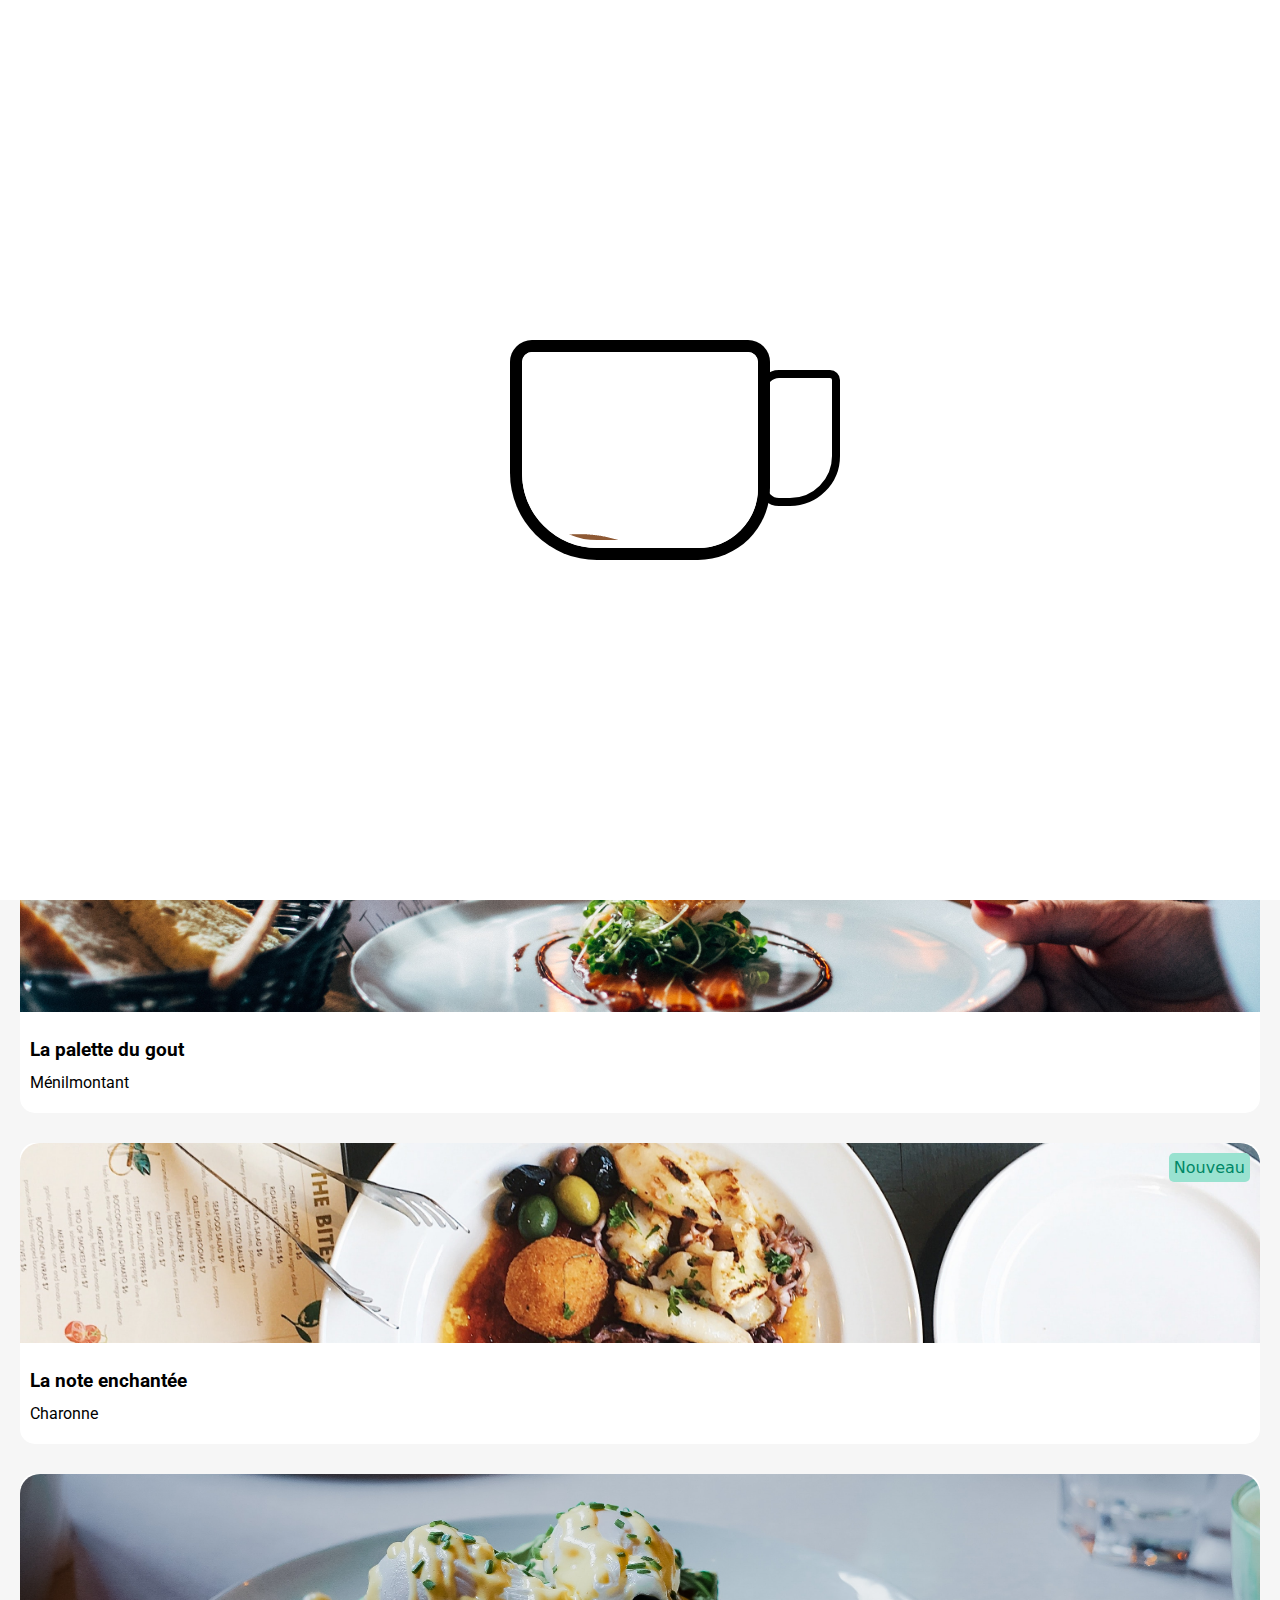
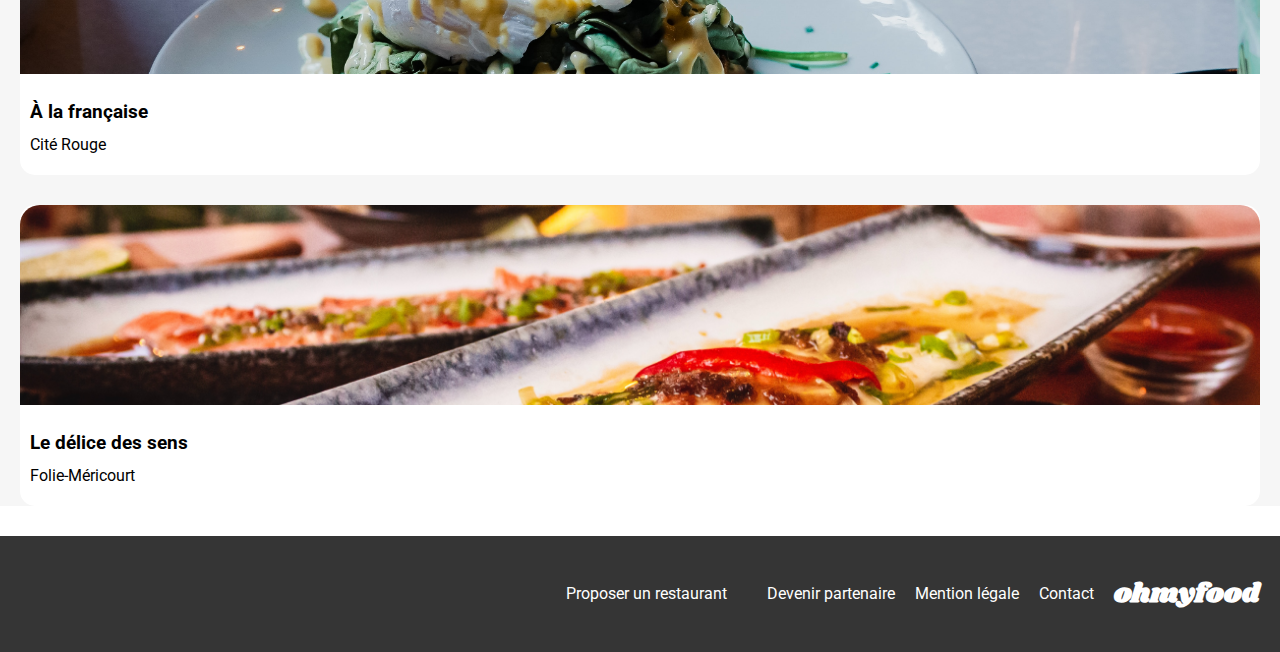
<file: html/index.html>
<!DOCTYPE html>
<html lang="fr">

<head>
    <meta charset="UTF-8">
    <meta name="viewport" content="width=device-width, initial-scale=1.0">
    <title>Ohmyfood</title>
    <link rel="stylesheet" href="https://cdnjs.cloudflare.com/ajax/libs/font-awesome/6.2.1/css/all.min.css"
        integrity="sha512-MV7K8+y+gLIBoVD59lQIYicR65iaqukzvf/nwasF0nqhPay5w/9lJmVM2hMDcnK1OnMGCdVK+iQrJ7lzPJQd1w=="
        crossorigin="anonymous" referrerpolicy="no-referrer" />
    <link rel="stylesheet" href="../sass/styles.css">
    <link rel="preconnect" href="https://fonts.googleapis.com">
    <link rel="preconnect" href="https://fonts.gstatic.com" crossorigin>
    <link
        href="https://fonts.googleapis.com/css2?family=Manrope:wght@200..800&family=Montserrat:ital,wght@0,100..900;1,100..900&family=Shrikhand&display=swap"
        rel="stylesheet">
    <link rel="preconnect" href="https://fonts.googleapis.com">
    <link rel="preconnect" href="https://fonts.gstatic.com" crossorigin>
    <link
        href="https://fonts.googleapis.com/css2?family=Manrope:wght@200..800&family=Montserrat:ital,wght@0,100..900;1,100..900&family=Roboto:ital,wght@0,100;0,300;0,400;0,500;0,700;0,900;1,100;1,300;1,400;1,500;1,700;1,900&family=Shrikhand&display=swap"
        rel="stylesheet">
</head>
<header>
    <nav class="navbar">
        <h1 class="title">ohmyfood</h1>
        <div class="localisation">
            <i class="fa-solid fa-location-dot icon" style="color: #444444;"></i>
            <p class="text">Paris, Belleville</p>
        </div>
    </nav>
</header>
<body>
    <main>
        <section class="resa">
            <h1 class="title-resa text">Réservez le menu qui vous convient</h1>
            <p class="text-resa text">Découvrez des restaurants d'exception, sélectionné par nos soins.</p>
            <div class="btn">
                <span class="text">Explorez nos restaurants</span>
            </div>
        </section>
        <section class="fonctionnement container">
            <h1 class=" title-fonction text">Fonctionnement</h1>
            <div class="fonction">
                <div class=" text-fonction">
                    <span class="number">1</span><i class="fa-solid fa-mobile-screen-button"
                        style="color: #aaaaaa;"></i><span class="text">Choisissez un restaurant</span>
                </div>
                <div class=" text-fonction">
                    <span class="number">2</span><i class="fa-solid fa-list-ul" style="color: #929292;"></i><span
                        class="text">Composez votre menu </span>
                </div>
                <div class=" text-fonction">
                    <span class=" number">3</span><i class="fa-solid fa-store" style="color: #874efe;"></i><span
                        class="text">Dégustez au restaurant</span>
                </div>
            </div>
        </section>
        <section class="restaurant backgris container">
            <h1 class=" resto-titre text">Restaurants</h1>
            <div class="resto-choix">

                <a href="lapalettedugout.html">
                    <article class="card">
                        <img class="img-card" src="../images/restaurants/jay-wennington-N_Y88TWmGwA-unsplash.jpg"
                            alt="La palette du gout">
                        <div class="new">Nouveau</div>
                        <div class="card-content">
                            <div class="card-txt">
                                <div class="align-heart">
                                    <h3 class="text">La palette du gout</h3>
                                    <i class="fa-regular fa-heart heart" ></i>
                                </div>
                                <p class="card-subtitle text">Ménilmontant</p>

                            </div>
                        </div>
                    </article>
                </a>
                <a href="lanote.html">
                    <article class="card ">
                        <img class="img-card" src="../images/restaurants/stil-u2Lp8tXIcjw-unsplash.jpg"
                            alt="La note enchantée">
                        <div class="new">Nouveau</div>
                        <div class="card-content">
                            <div class="card-txt">
                                <div class="align-heart">
                                    <h3 class="text">La note enchantée</h3>
                                    <i class="fa-regular fa-heart heart"></i>
                                </div>
                                <p class="card-subtitle text">Charonne</p>
                            </div>
                        </div>
                    </article>
                </a>
                <a href="alafrancaise.html" >
                    <article class="card">
                        <img class="img-card" src="../images/restaurants/toa-heftiba-DQKerTsQwi0-unsplash.jpg"
                            alt="À la française">
                        <div class="card-content">
                            <div class="card-txt">
                                <div class="align-heart">
                                    <h3 class="text">À la française</h3>
                                    <i class="fa-regular fa-heart heart"></i>
                                </div>
                                <p class="card-subtitle text">Cité Rouge</p>
                            </div>
                        </div>
                    </article>
                </a>
                <a href="ledelicedessens.html" >
                    <article class="card">
                        <img class="img-card"
                            src="../images/restaurants/louis-hansel-shotsoflouis-qNBGVyOCY8Q-unsplash.jpg"
                            alt="Le délice des sens">
                        <div class="card-content">
                            <div class="card-txt">
                                <div class="align-heart">
                                    <h3 class="text">Le délice des sens </h3>
                                    <i class="fa-regular fa-heart heart"></i>
                                </div>
                                <p class="card-subtitle text">Folie-Méricourt</p>

                            </div>
                        </div>
                    </article>
                </a>
            </div>
        </section>
    </main>
    <footer>
        <div class="backnoir text">
            <h1 class="title-footer">ohmyfood</h1>
            <div class="footer-lien">
                <p>
                    <i class="fa-solid fa-utensils" style="color: #ffffff;"></i>
                    Proposer un restaurant
                </p>
                <p>
                    <i class="fa-solid fa-handshake-angle" style="color: #ffffff;"></i> 
                    Devenir partenaire
                </p>
                <p>Mention légale</p>
                <p>Contact</p>
             </div>
        </div>
    </footer>   
    <div class="loader">
        <div class="cup">
            <div class="cup-handle">
            </div>
        </div>
    </div>
</body>
</html>
</file>
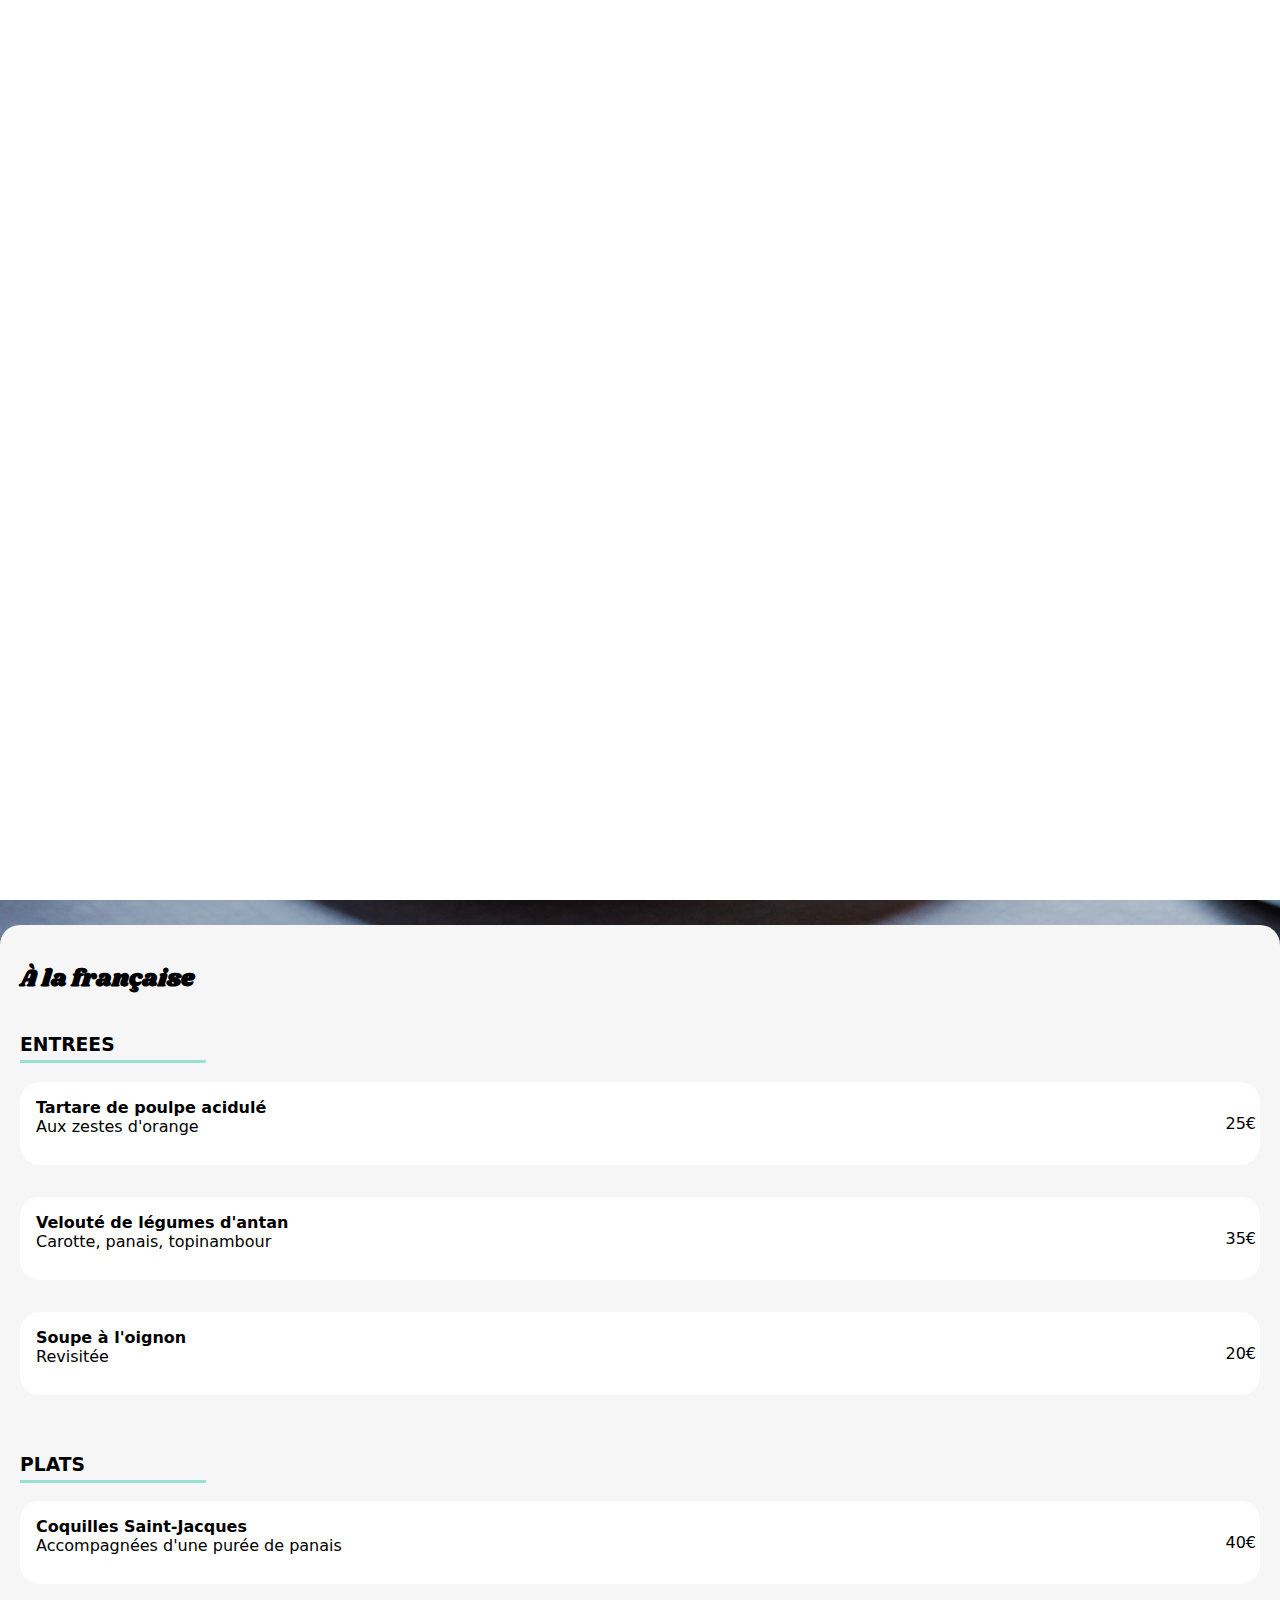
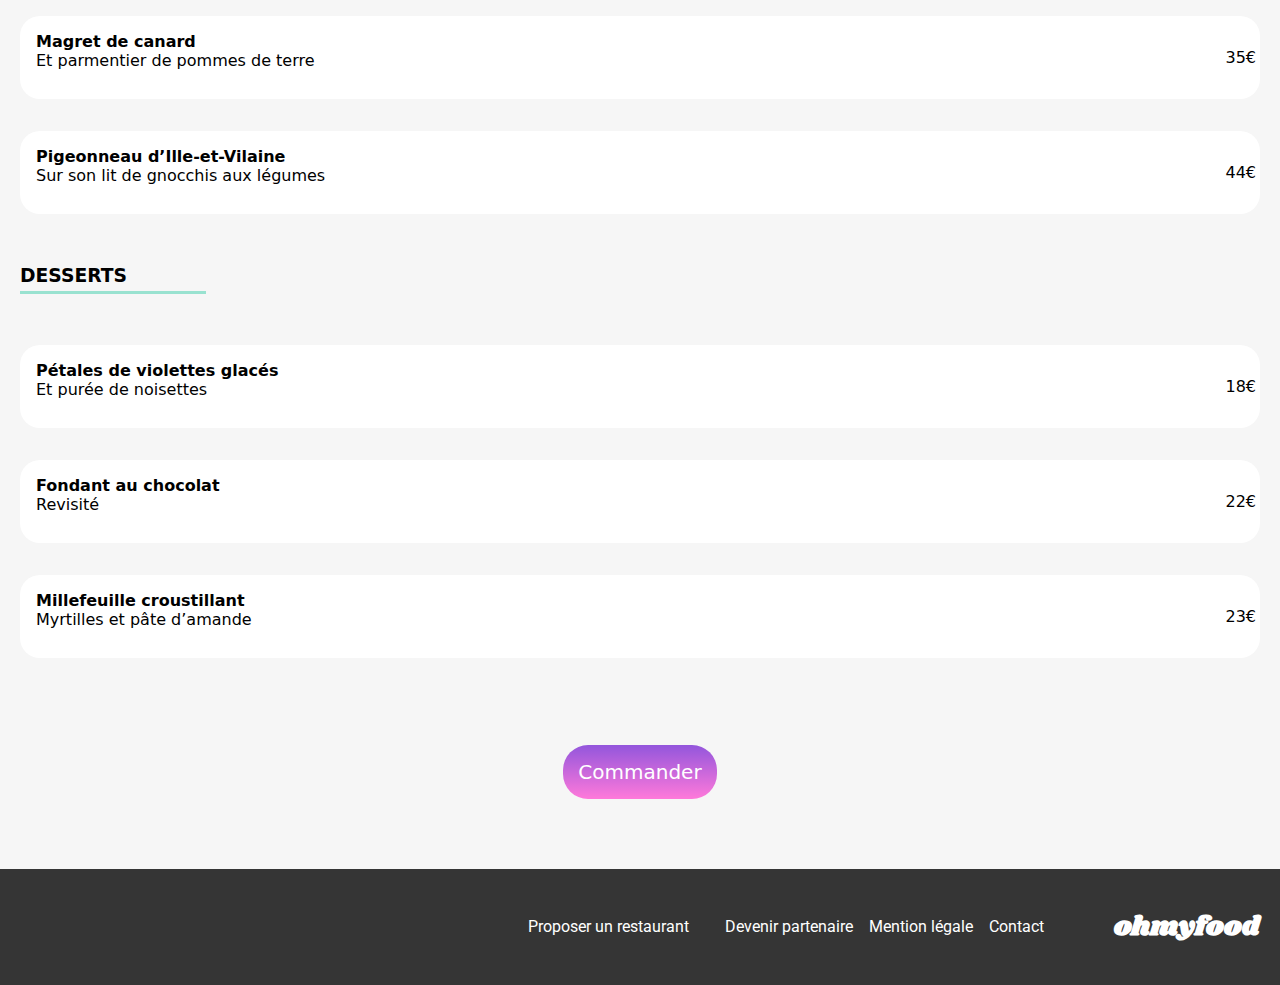
<file: html/alafrancaise.html>
<!DOCTYPE html>
<html lang="fr">

<head>
    <meta charset="UTF-8">
    <meta name="viewport" content="width=device-width, initial-scale=1.0">
    <title>Ohmyfood</title>
    <link rel="stylesheet" href="https://cdnjs.cloudflare.com/ajax/libs/font-awesome/6.2.1/css/all.min.css"
        integrity="sha512-MV7K8+y+gLIBoVD59lQIYicR65iaqukzvf/nwasF0nqhPay5w/9lJmVM2hMDcnK1OnMGCdVK+iQrJ7lzPJQd1w=="
        crossorigin="anonymous" referrerpolicy="no-referrer" />
    <link rel="stylesheet" href="../sass/styles.css">
    <link rel="preconnect" href="https://fonts.googleapis.com">
    <link rel="preconnect" href="https://fonts.gstatic.com" crossorigin>
    <link
        href="https://fonts.googleapis.com/css2?family=Manrope:wght@200..800&family=Montserrat:ital,wght@0,100..900;1,100..900&family=Shrikhand&display=swap"
        rel="stylesheet">
    <link rel="preconnect" href="https://fonts.googleapis.com">
    <link rel="preconnect" href="https://fonts.gstatic.com" crossorigin>
    <link
        href="https://fonts.googleapis.com/css2?family=Manrope:wght@200..800&family=Montserrat:ital,wght@0,100..900;1,100..900&family=Roboto:ital,wght@0,100;0,300;0,400;0,500;0,700;0,900;1,100;1,300;1,400;1,500;1,700;1,900&family=Shrikhand&display=swap"
        rel="stylesheet">
</head>
<header>
    <nav>
        <div class="navbar-resto">
            <a href="index.html"><i class="fa-solid fa-arrow-left" style="color: #000000;"></i></a>
            <h1 class="title-nav">ohmyfood</h1>
        </div>
    </nav>
</header>

<body>

    <img src="../images/restaurants/toa-heftiba-DQKerTsQwi0-unsplash.jpg" alt="">
    <div class=" menu-content">
        <div class="title-heart">
            <h2 class="title">À la française</h2>
            <i class="fa-regular fa-heart heart" ></i>
        </div>
        <section class="menus">
            <h3>ENTREES</h3>
            <div class="menu-choix">
                <div class="menu-cards">
                    <div class="menu-description">
                        <h4>Tartare de poulpe acidulé</h4>
                        <p>Aux zestes d'orange </p>
                    </div>
                    <p class="prix">25€</p>
                    <div class="menu-check"><i class="fa-solid fa-circle-check" style="color: #ffffff;"></i></div>
                </div>

                <div class="menu-cards">
                    <div class="menu-description">
                        <h4>Velouté de légumes d'antan</h4>
                        <p>Carotte, panais, topinambour</p>
                    </div>
                    <p class="prix">35€</p>
                    <div class="menu-check"><i class="fa-solid fa-circle-check" style="color: #ffffff;"></i></div>
                </div>
                <div class="menu-cards">
                    <div class="menu-description">
                        <h4>Soupe à l'oignon</h4>
                        <p>Revisitée</p>
                    </div>
                    <p class="prix">20€</p>
                    <div class=" menu-check"><i class="fa-solid fa-circle-check" style="color: #ffffff;"></i></div>
                </div>
            </div>
            <h3>PLATS</h3>
            <div class="menu-choix">
                <div class="menu-cards">
                    <div class="menu-description">
                        <h4>Coquilles Saint-Jacques</h4>
                        <p>Accompagnées d'une purée de panais </p>
                    </div>
                    <p class="prix">40€</p>
                    <div class="menu-check"><i class="fa-solid fa-circle-check" style="color: #ffffff;"></i></div>
                </div>
            
                <div class="menu-cards">
                <div class="menu-description">
                    <h4>Magret de canard</h4>
                    <p>Et parmentier de pommes de terre </p>
                </div>
                <p class="prix">35€</p>
                <div class="menu-check"><i class="fa-solid fa-circle-check" style="color: #ffffff;"></i></div>
                </div>
             <div class="menu-cards">
                <div class="menu-description">
                    <h4>Pigeonneau d’Ille-et-Vilaine</h4>
                    <p>Sur son lit de gnocchis aux légumes</p>
                </div>
                <p class="prix">44€</p>
                <div class="menu-check"><i class="fa-solid fa-circle-check" style="color: #ffffff;"></i></div>
            </div>
            <h3>DESSERTS</h3>
            <div class="menu-choix">
                <div class="menu-cards">
                    <div class="menu-description">
                        <h4>Pétales de violettes glacés</h4>
                        <p>Et purée de noisettes</p>
                    </div>
                    <p class="prix">18€</p>
                    <div class="menu-check"><i class="fa-solid fa-circle-check" style="color: #ffffff;"></i></div>
                </div>
                <div class="menu-cards">
                    <div class="menu-description">
                        <h4>Fondant au chocolat</h4>
                        <p>Revisité</p>
                    </div>
                    <p class="prix">22€</p>
                    <div class="menu-check"><i class="fa-solid fa-circle-check" style="color: #ffffff;"></i></div>
                </div>
                <div class="menu-cards">
                    <div class="menu-description">
                        <h4>Millefeuille croustillant</h4>
                        <p>Myrtilles et pâte d’amande</p>
                    </div>
                    <p class="prix">23€</p>
                    <div class="menu-check"><i class="fa-solid fa-circle-check" style="color: #ffffff;"></i></div>
                </div>
            </div>
            <div class="btn">
                <p>Commander</p>
            </div>
    </div>
    </section>
    </div>


    <footer>
        <div class="backnoir text">
            <div class="logo-foot">
                <h1 class="title-footer">ohmyfood</h1>
            </div>
            <div class="lien-icon ">
                <p>
                    <i class="fa-solid fa-utensils" style="color: #ffffff;"></i>
                    Proposer un restaurant
                </p> 
                <p>
                    <i class="fa-solid fa-handshake-angle" style="color: #ffffff;"></i>
                    Devenir partenaire
                </p>
                <p>Mention légale</p>
                <p>Contact</p>
            </div>
        </div>
    </footer>
    </footer>
    <div class="loader">
        </div>

</body>

</html>
</file>
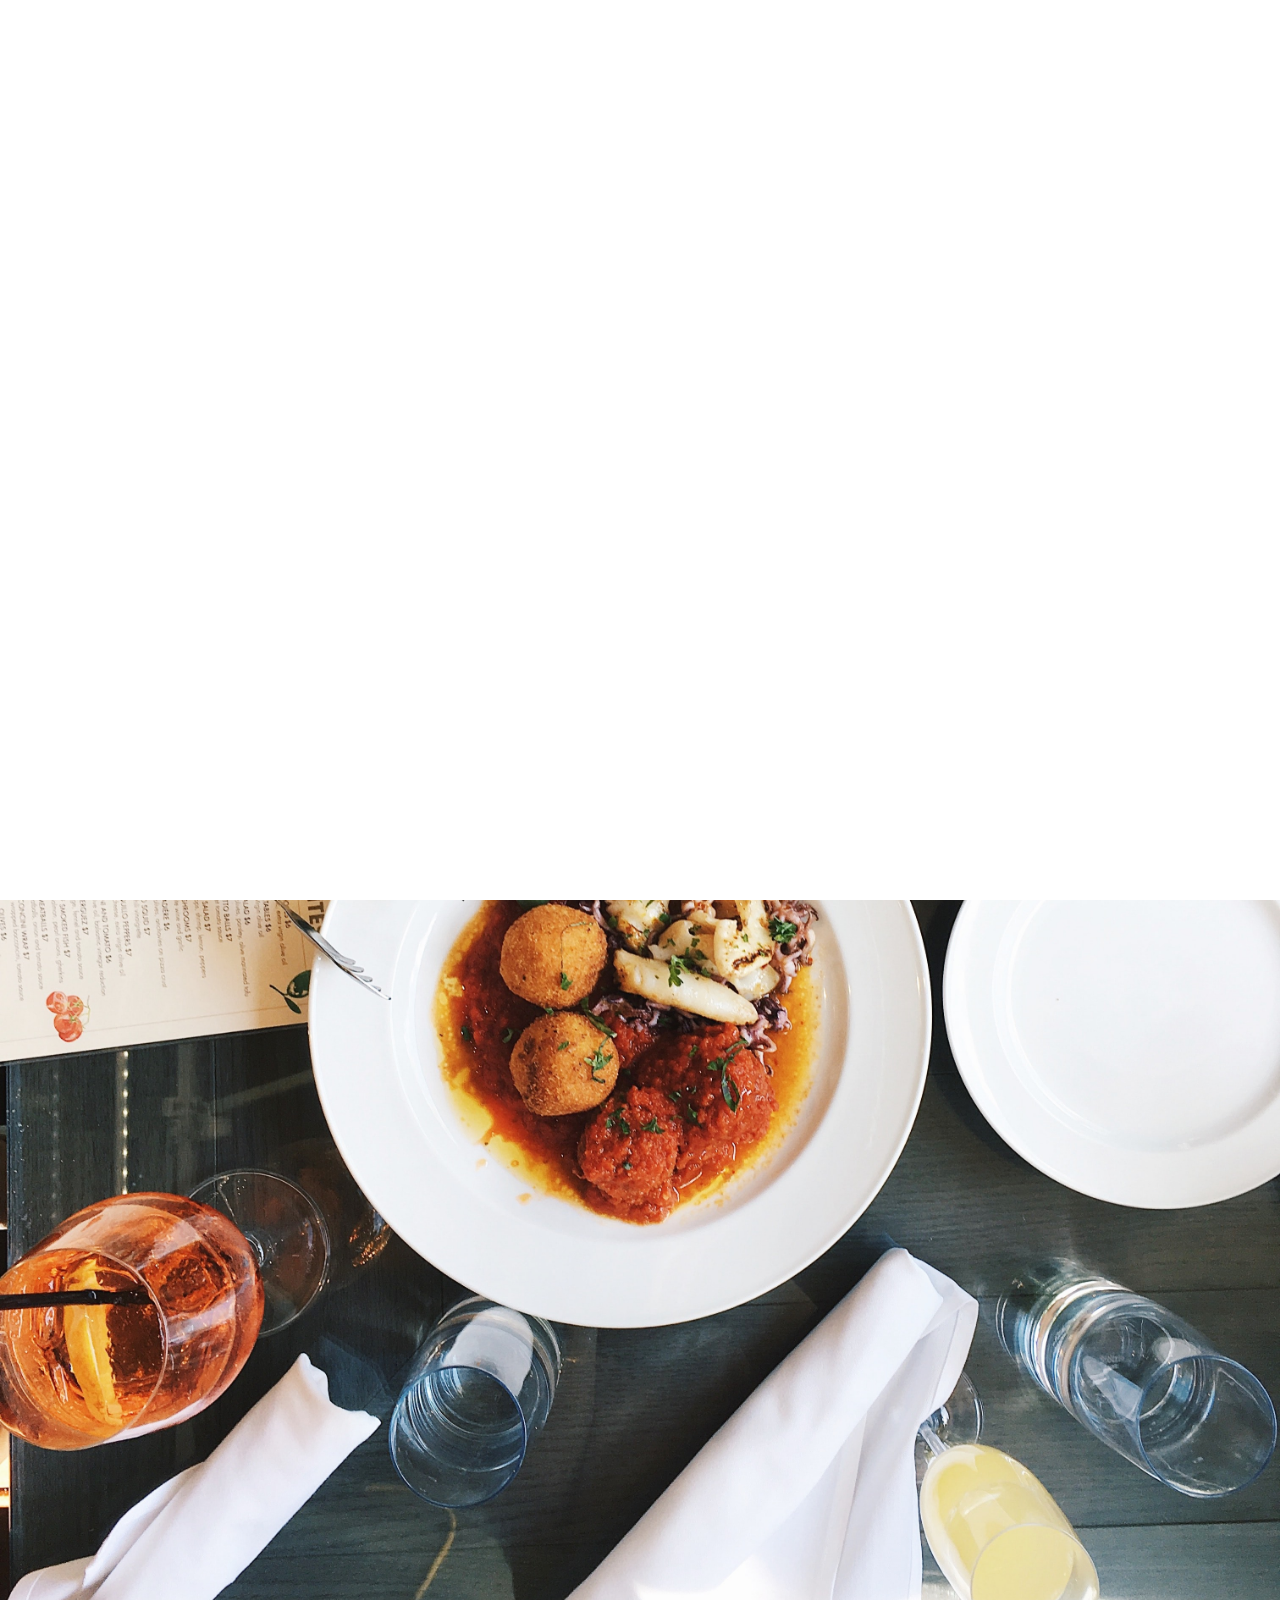
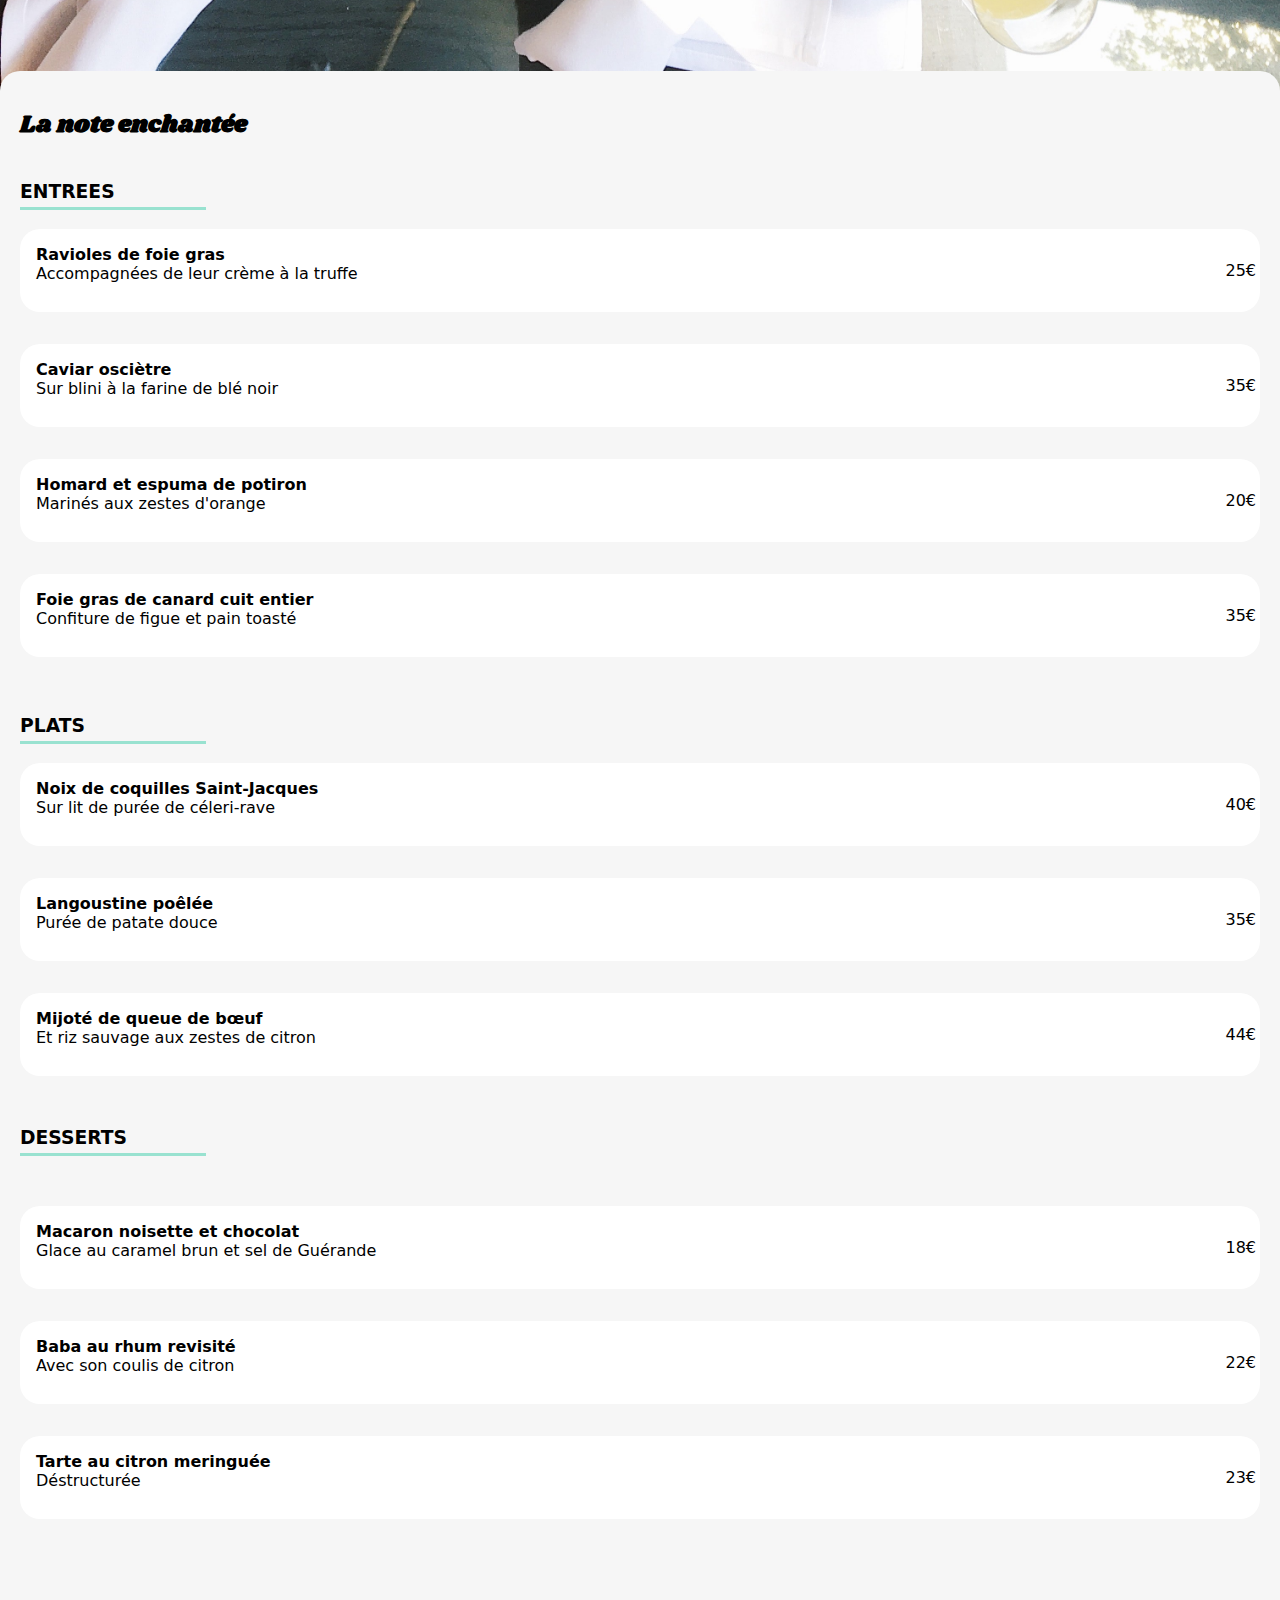
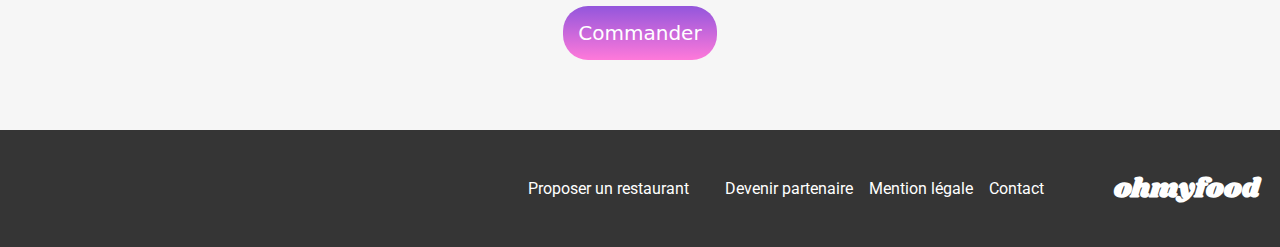
<file: html/lanote.html>
<!DOCTYPE html>
    <html lang="fr">
    
    <head>
        <meta charset="UTF-8">
        <meta name="viewport" content="width=device-width, initial-scale=1.0">
        <title>Ohmyfood</title>
        <link rel="stylesheet" href="https://cdnjs.cloudflare.com/ajax/libs/font-awesome/6.2.1/css/all.min.css"
            integrity="sha512-MV7K8+y+gLIBoVD59lQIYicR65iaqukzvf/nwasF0nqhPay5w/9lJmVM2hMDcnK1OnMGCdVK+iQrJ7lzPJQd1w=="
            crossorigin="anonymous" referrerpolicy="no-referrer" />
        <link rel="stylesheet" href="../sass/styles.css">
        <link rel="preconnect" href="https://fonts.googleapis.com">
        <link rel="preconnect" href="https://fonts.gstatic.com" crossorigin>
        <link
            href="https://fonts.googleapis.com/css2?family=Manrope:wght@200..800&family=Montserrat:ital,wght@0,100..900;1,100..900&family=Shrikhand&display=swap"
            rel="stylesheet">
        <link rel="preconnect" href="https://fonts.googleapis.com">
        <link rel="preconnect" href="https://fonts.gstatic.com" crossorigin>
        <link
            href="https://fonts.googleapis.com/css2?family=Manrope:wght@200..800&family=Montserrat:ital,wght@0,100..900;1,100..900&family=Roboto:ital,wght@0,100;0,300;0,400;0,500;0,700;0,900;1,100;1,300;1,400;1,500;1,700;1,900&family=Shrikhand&display=swap"
            rel="stylesheet">
    </head>
    <header>
        <nav>
            <div class="navbar-resto">
                <a href="index.html"><i class="fa-solid fa-arrow-left" style="color: #000000;"></i></a>
                <h1 class="title-nav">ohmyfood</h1>
            </div>
        </nav>
    </header>
    
    <body>
    
        <img src="../images/restaurants/stil-u2Lp8tXIcjw-unsplash.jpg" alt="">
        <div class=" menu-content">
            <div class="title-heart">
                <h2 class="title">La note enchantée</h2>
                <i class="fa-regular fa-heart heart" ></i>
            </div>
            <section class="menus">
                <h3>ENTREES</h3>
                <div class="menu-choix">
                    <div class="menu-cards">
                        <div class="menu-description">
                            <h4>Ravioles de foie gras </h4>
                            <p>Accompagnées de leur crème à la truffe</p>
                        </div>
                        <p class="prix">25€</p>
                        <div class="menu-check"><i class="fa-solid fa-circle-check" style="color: #ffffff;"></i></div>
                    </div>
    
                    <div class="menu-cards">
                        <div class="menu-description">
                            <h4>Caviar osciètre </h4>
                            <p>Sur blini à la farine de blé noir</p>
                        </div>
                        <p class="prix">35€</p>
                        <div class="menu-check"><i class="fa-solid fa-circle-check" style="color: #ffffff;"></i></div>
                    </div>
                    <div class="menu-cards">
                        <div class="menu-description">
                            <h4>Homard et espuma de potiron</h4>
                            <p>Marinés aux zestes d'orange</p>
                        </div>
                        <p class="prix">20€</p>
                        <div class=" menu-check"><i class="fa-solid fa-circle-check" style="color: #ffffff;"></i></div>
                    </div>
                    <div class="menu-cards">
                        <div class="menu-description">
                            <h4>Foie gras de canard cuit entier</h4>
                            <p>Confiture de figue et pain toasté</p>
                        </div>
                        <p class="prix">35€</p>
                        <div class=" menu-check"><i class="fa-solid fa-circle-check" style="color: #ffffff;"></i></div>
                    </div>
                </div>
                <h3>PLATS</h3>
                <div class="menu-choix">
                    <div class="menu-cards">
                        <div class="menu-description">
                            <h4>Noix de coquilles Saint-Jacques</h4>
                            <p>Sur lit de purée de céleri-rave </p>
                        </div>
                        <p class="prix">40€</p>
                        <div class="menu-check"><i class="fa-solid fa-circle-check" style="color: #ffffff;"></i></div>
                    </div>
                
                    <div class="menu-cards">
                    <div class="menu-description">
                        <h4>Langoustine poêlée</h4>
                        <p>Purée de patate douce</p>
                    </div>
                    <p class="prix">35€</p>
                    <div class="menu-check"><i class="fa-solid fa-circle-check" style="color: #ffffff;"></i></div>
                    </div>
                 <div class="menu-cards">
                    <div class="menu-description">
                        <h4>Mijoté de queue de bœuf </h4>
                        <p>Et riz sauvage aux zestes de citron</p>
                    </div>
                    <p class="prix">44€</p>
                    <div class="menu-check"><i class="fa-solid fa-circle-check" style="color: #ffffff;"></i></div>
                </div>
                <h3>DESSERTS</h3>
                <div class="menu-choix">
                    <div class="menu-cards">
                        <div class="menu-description">
                            <h4>Macaron noisette et chocolat</h4>
                            <p>Glace au caramel brun et sel de Guérande</p>
                        </div>
                        <p class="prix">18€</p>
                        <div class="menu-check"><i class="fa-solid fa-circle-check" style="color: #ffffff;"></i></div>
                    </div>
                    <div class="menu-cards">
                        <div class="menu-description">
                            <h4>Baba au rhum revisité </h4>
                            <p>Avec son coulis de citron</p>
                        </div>
                        <p class="prix">22€</p>
                        <div class="menu-check"><i class="fa-solid fa-circle-check" style="color: #ffffff;"></i></div>
                    </div>
                    <div class="menu-cards">
                        <div class="menu-description">
                            <h4>Tarte au citron meringuée </h4>
                            <p>Déstructurée</p>
                        </div>
                        <p class="prix">23€</p>
                        <div class="menu-check"><i class="fa-solid fa-circle-check" style="color: #ffffff;"></i></div>
                    </div>
                </div>
                <div class="btn">
                    <p>Commander</p>
                </div>
        </div>
        </section>
        </div>
    
    
        <footer>
            <div class="backnoir text">
                <div class="logo-foot">
                    <h1 class="title-footer">ohmyfood</h1>
                </div>
                <div class="lien-icon ">
                    
                    <p>
                        <i class="fa-solid fa-utensils" style="color: #ffffff;"></i>
                        Proposer un restaurant
                    </p>
                    
                    <p>
                        <i class="fa-solid fa-handshake-angle" style="color: #ffffff;"></i>
                        Devenir partenaire
                    </p>
                    <p>Mention légale</p>
                    <p>Contact</p>
                </div>
            </div>
        </footer>
        <div class="loader">
        </div>

    </body>
    
    </html>
</file>
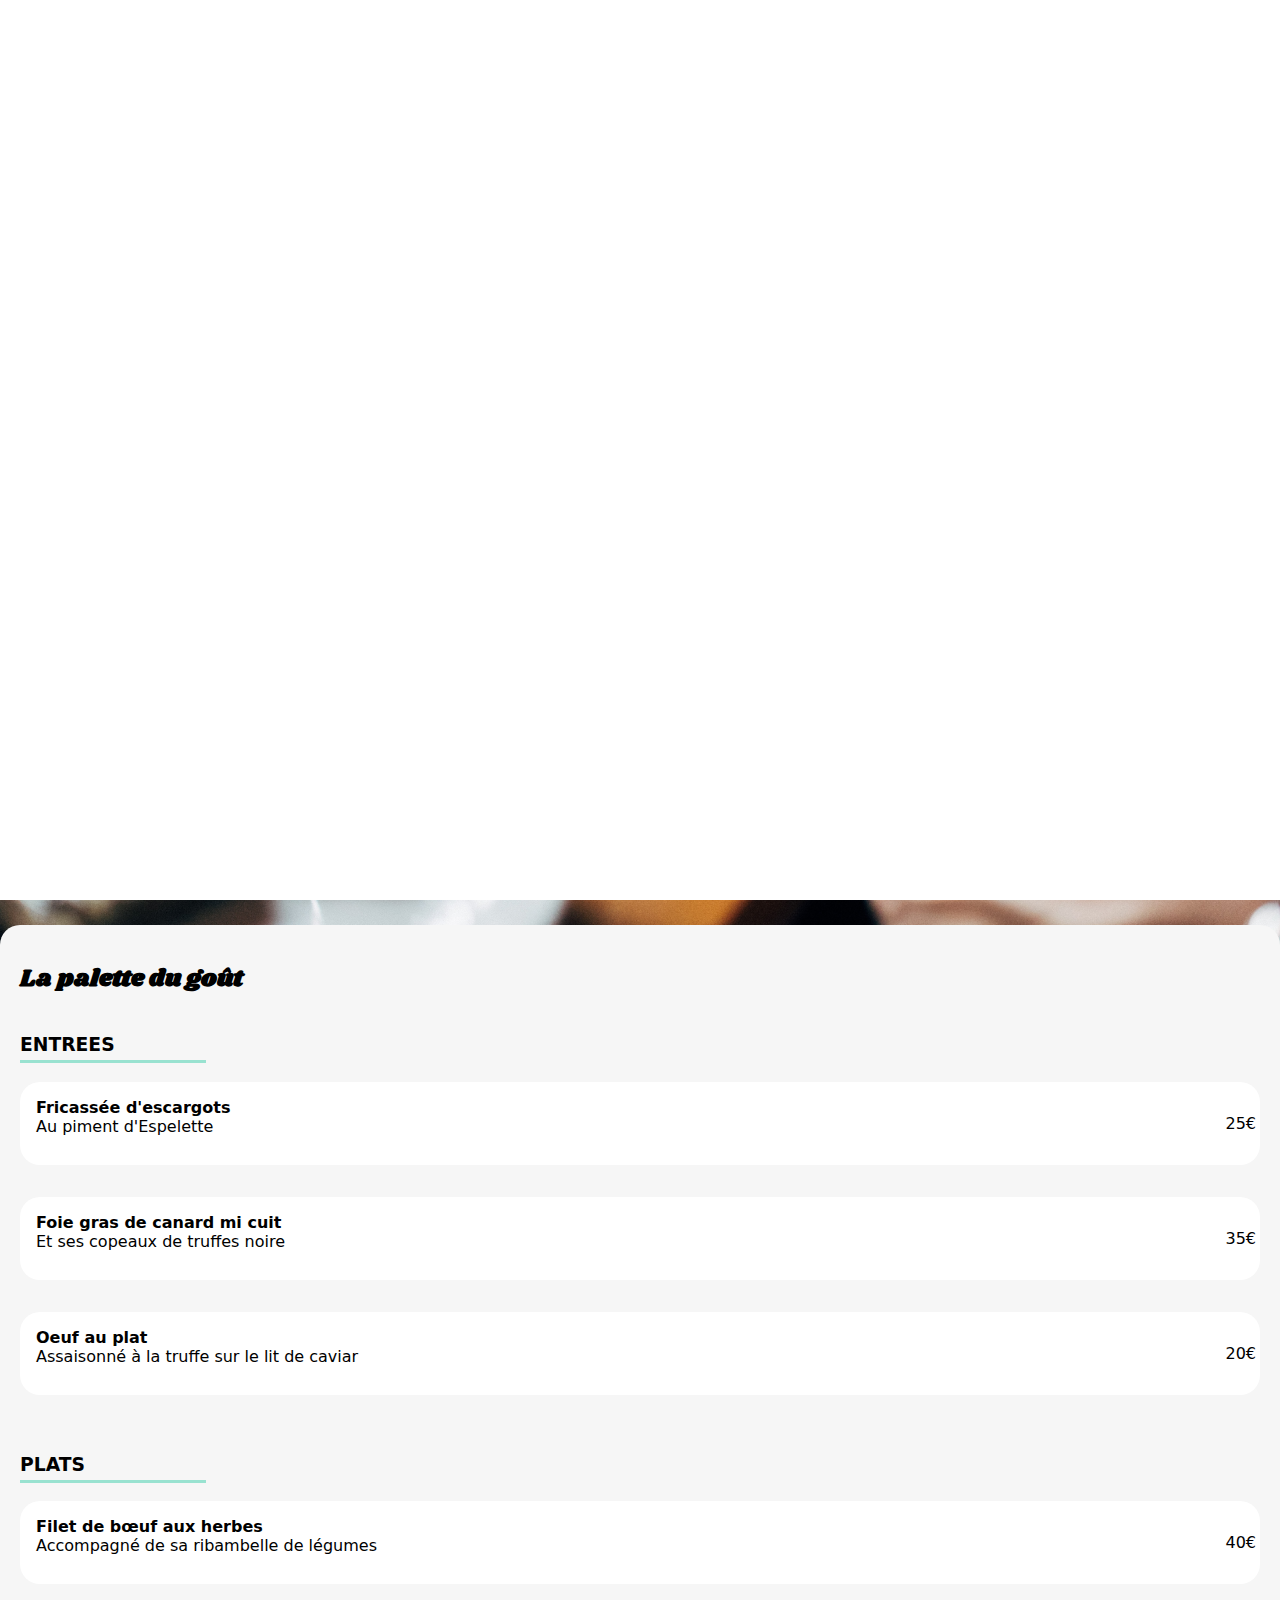
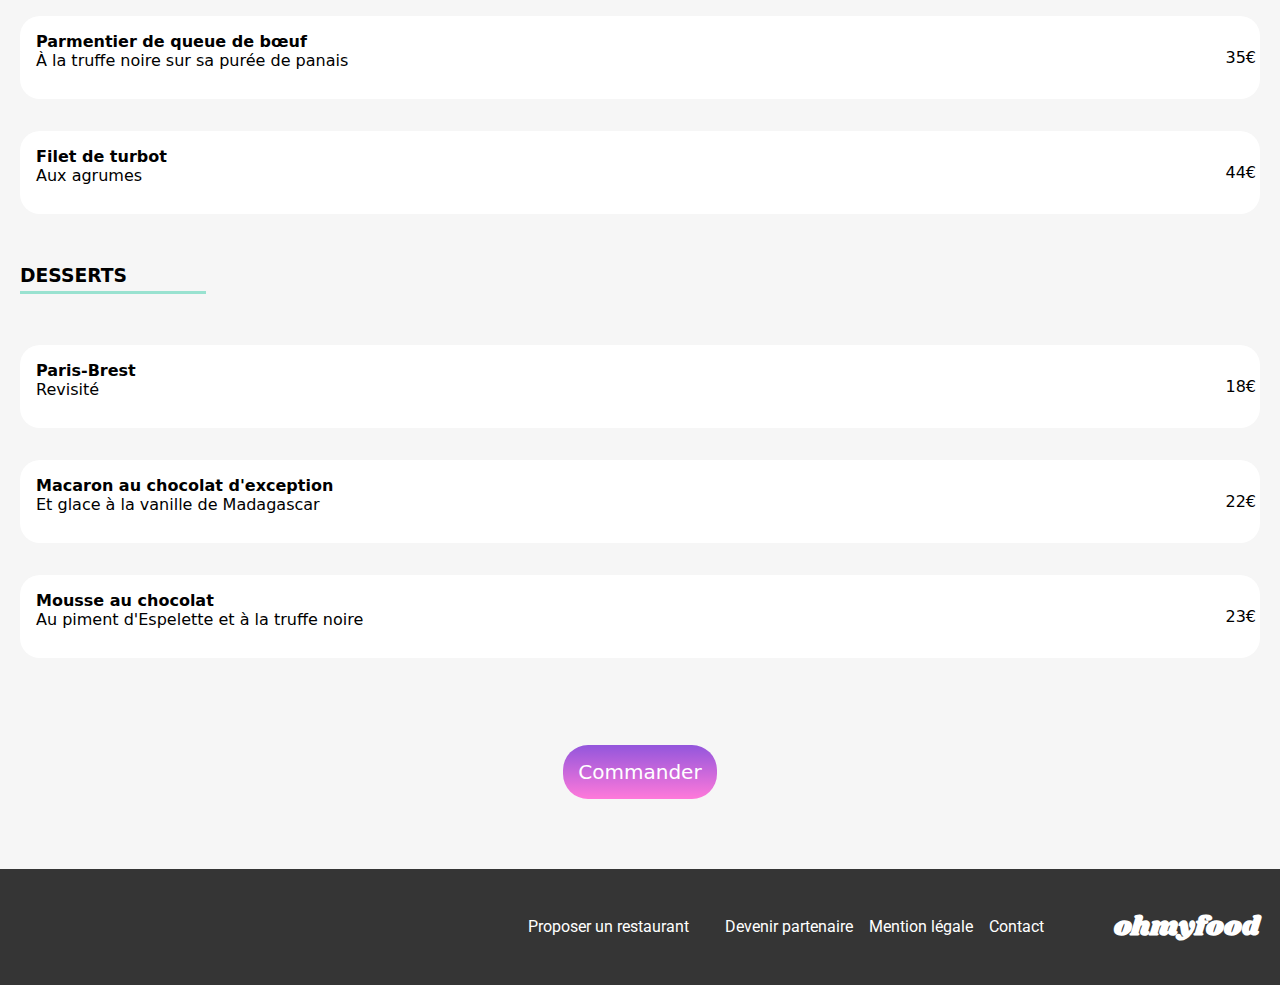
<file: html/lapalettedugout.html>
<!DOCTYPE html>
<html lang="fr">

<head>
    <meta charset="UTF-8">
    <meta name="viewport" content="width=device-width, initial-scale=1.0">
    <title>Ohmyfood</title>
    <link rel="stylesheet" href="https://cdnjs.cloudflare.com/ajax/libs/font-awesome/6.2.1/css/all.min.css"
        integrity="sha512-MV7K8+y+gLIBoVD59lQIYicR65iaqukzvf/nwasF0nqhPay5w/9lJmVM2hMDcnK1OnMGCdVK+iQrJ7lzPJQd1w=="
        crossorigin="anonymous" referrerpolicy="no-referrer" />
    <link rel="stylesheet" href="../sass/styles.css">
    <link rel="preconnect" href="https://fonts.googleapis.com">
    <link rel="preconnect" href="https://fonts.gstatic.com" crossorigin>
    <link
        href="https://fonts.googleapis.com/css2?family=Manrope:wght@200..800&family=Montserrat:ital,wght@0,100..900;1,100..900&family=Shrikhand&display=swap"
        rel="stylesheet">
    <link rel="preconnect" href="https://fonts.googleapis.com">
    <link rel="preconnect" href="https://fonts.gstatic.com" crossorigin>
    <link
        href="https://fonts.googleapis.com/css2?family=Manrope:wght@200..800&family=Montserrat:ital,wght@0,100..900;1,100..900&family=Roboto:ital,wght@0,100;0,300;0,400;0,500;0,700;0,900;1,100;1,300;1,400;1,500;1,700;1,900&family=Shrikhand&display=swap"
        rel="stylesheet">
</head>
<header>
    <nav>
        <div class="navbar-resto">
            <a href="index.html"><i class="fa-solid fa-arrow-left" style="color: #000000;"></i></a>
            <h1 class="title-nav">ohmyfood</h1>
        </div>
    </nav>
</header>

<body>

    <img src="../images/restaurants/jay-wennington-N_Y88TWmGwA-unsplash.jpg" alt="">
    <div class=" menu-content">
        <div class="title-heart">
            <h2 class="title">La palette du goût</h2>
            <i class="fa-regular fa-heart heart" ></i>
        </div>
        <section class="menus">
            <h3>ENTREES</h3>
            <div class="menu-choix">
                <div class="menu-cards">
                    <div class="menu-description">
                        <h4>Fricassée d'escargots</h4>
                        <p>Au piment d'Espelette </p>
                    </div>
                    <p class="prix">25€</p>
                    <div class="menu-check"><i class="fa-solid fa-circle-check" style="color: #ffffff;"></i></div>
                </div>

                <div class="menu-cards">
                    <div class="menu-description">
                        <h4>Foie gras de canard mi cuit</h4>
                        <p>Et ses copeaux de truffes noire </p>
                    </div>
                    <p class="prix">35€</p>
                    <div class="menu-check"><i class="fa-solid fa-circle-check" style="color: #ffffff;"></i></div>
                </div>
                <div class="menu-cards">
                    <div class="menu-description">
                        <h4>Oeuf au plat</h4>
                        <p>Assaisonné à la truffe sur le lit de caviar</p>
                    </div>
                    <p class="prix">20€</p>
                    <div class=" menu-check"><i class="fa-solid fa-circle-check" style="color: #ffffff;"></i></div>
                </div>
            </div>
            <h3>PLATS</h3>
            <div class="menu-choix">
                <div class="menu-cards">
                    <div class="menu-description">
                        <h4>Filet de bœuf aux herbes</h4>
                        <p>Accompagné de sa ribambelle de légumes </p>
                    </div>
                    <p class="prix">40€</p>
                    <div class="menu-check"><i class="fa-solid fa-circle-check" style="color: #ffffff;"></i></div>
                </div>
            
                <div class="menu-cards">
                <div class="menu-description">
                    <h4>Parmentier de queue de bœuf</h4>
                    <p>À la truffe noire sur sa purée de panais </p>
                </div>
                <p class="prix">35€</p>
                <div class="menu-check"><i class="fa-solid fa-circle-check" style="color: #ffffff;"></i></div>
                </div>
             <div class="menu-cards">
                <div class="menu-description">
                    <h4>Filet de turbot</h4>
                    <p>Aux agrumes</p>
                </div>
                <p class="prix">44€</p>
                <div class="menu-check"><i class="fa-solid fa-circle-check" style="color: #ffffff;"></i></div>
            </div>
            <h3>DESSERTS</h3>
            <div class="menu-choix">
                <div class="menu-cards">
                    <div class="menu-description">
                        <h4>Paris-Brest</h4>
                        <p>Revisité </p>
                    </div>
                    <p class="prix">18€</p>
                    <div class="menu-check"><i class="fa-solid fa-circle-check" style="color: #ffffff;"></i></div>
                </div>
                <div class="menu-cards">
                    <div class="menu-description">
                        <h4>Macaron au chocolat d'exception </h4>
                        <p>Et glace à la vanille de Madagascar </p>
                    </div>
                    <p class="prix">22€</p>
                    <div class="menu-check"><i class="fa-solid fa-circle-check" style="color: #ffffff;"></i></div>
                </div>
                <div class="menu-cards">
                    <div class="menu-description">
                        <h4>Mousse au chocolat </h4>
                        <p>Au piment d'Espelette et à la truffe noire </p>
                    </div>
                    <p class="prix">23€</p>
                    <div class="menu-check"><i class="fa-solid fa-circle-check" style="color: #ffffff;"></i></div>
                </div>
            </div>
            <div class="btn">
                <p>Commander</p>
            </div>
    </div>
    </section>
    </div>


    <footer>
        <div class="backnoir text">
            <div class="logo-foot">
                <h1 class="title-footer">ohmyfood</h1>
            </div>
            <div class="lien-icon ">
                
                <p>
                    <i class="fa-solid fa-utensils" style="color: #ffffff;"></i>
                    Proposer un restaurant
                </p>
                
                <p>
                    <i class="fa-solid fa-handshake-angle" style="color: #ffffff;"></i>
                    Devenir partenaire
                </p>
                <p>Mention légale</p>
                <p>Contact</p>
            </div>
        </div>
    </footer>
    <div class="loader">
    </div>

</body>

</html>
</file>
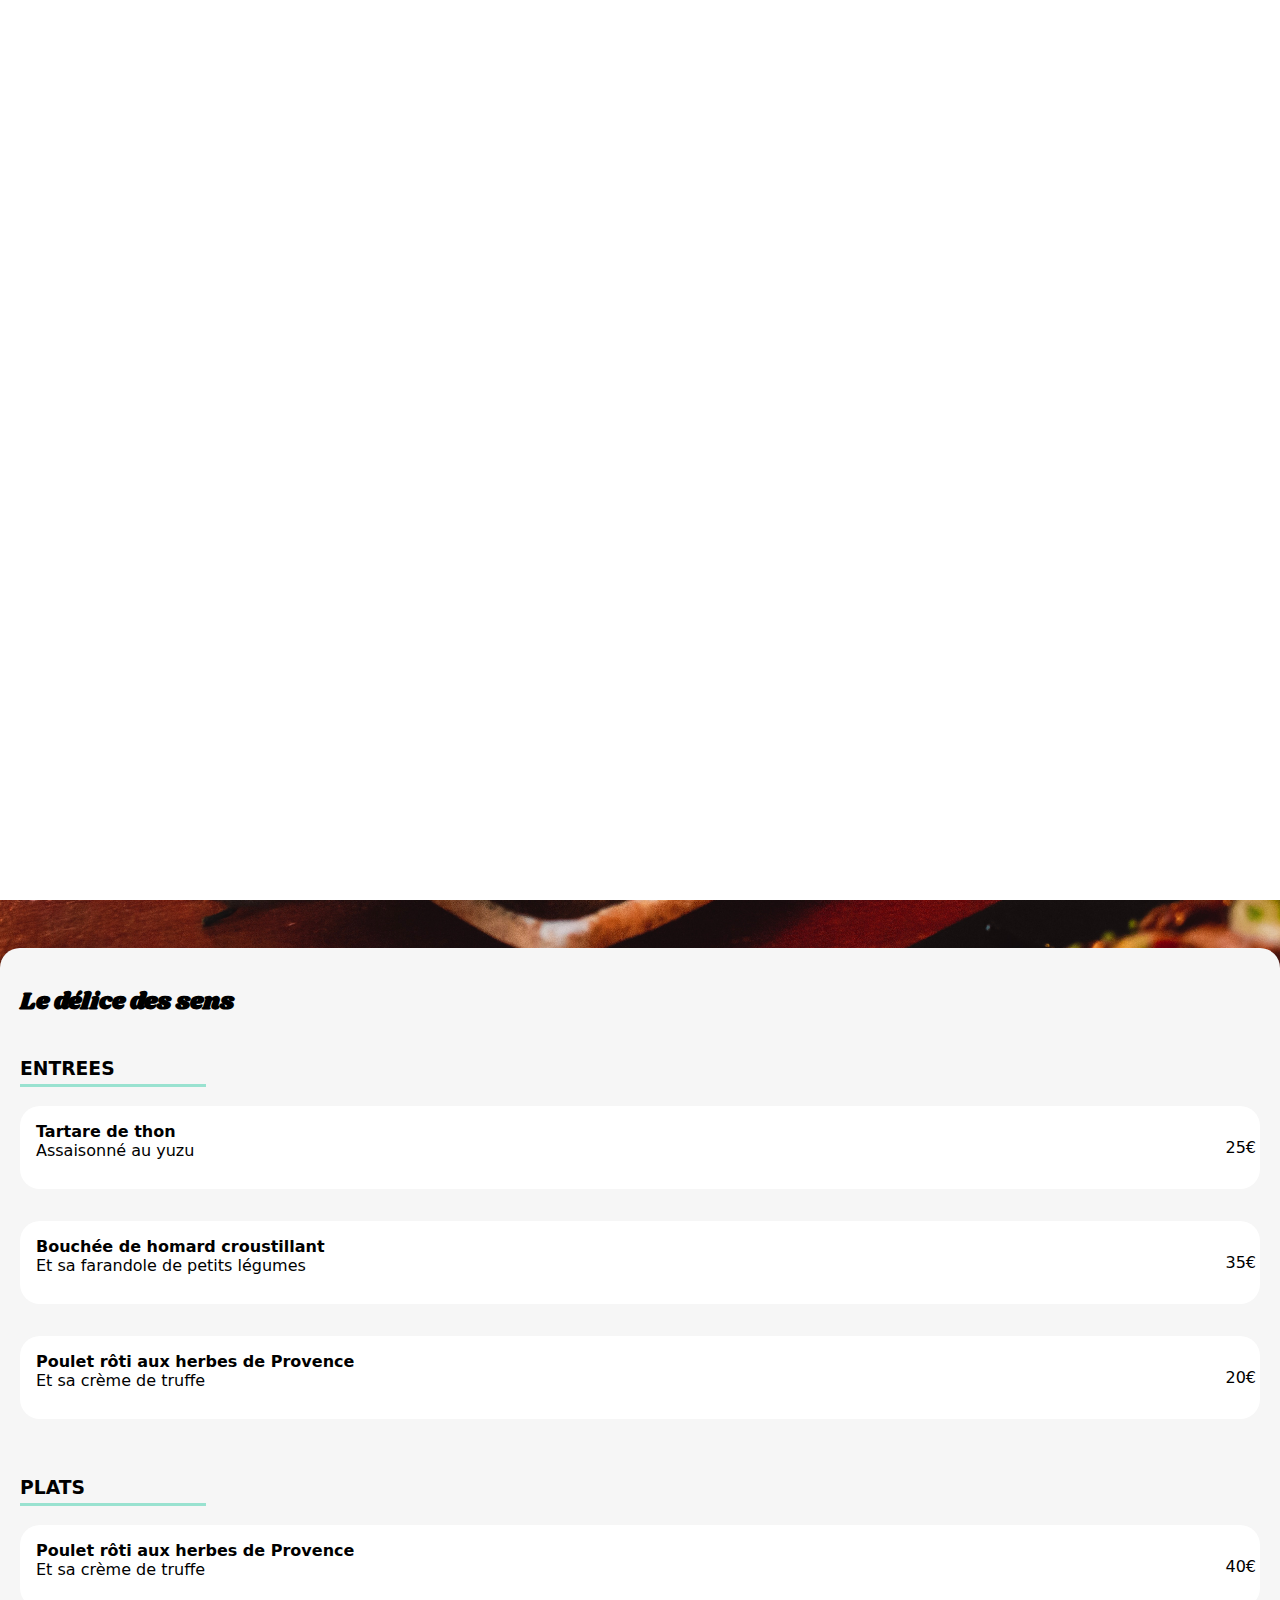
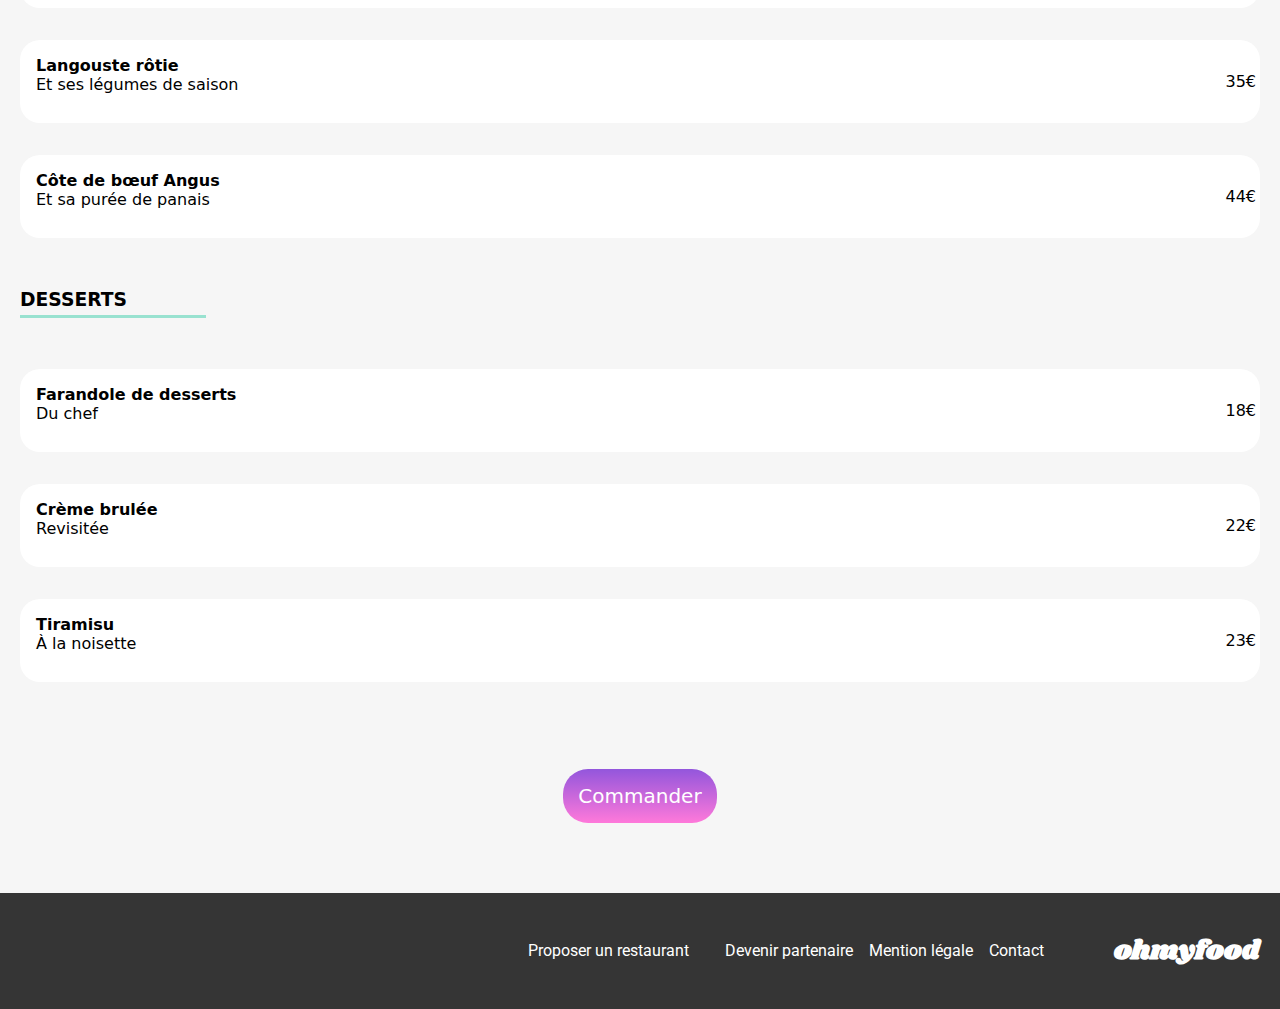
<file: html/ledelicedessens.html>
<!DOCTYPE html>
<html lang="fr">

<head>
    <meta charset="UTF-8">
    <meta name="viewport" content="width=device-width, initial-scale=1.0">
    <title>Ohmyfood</title>
    <link rel="stylesheet" href="https://cdnjs.cloudflare.com/ajax/libs/font-awesome/6.2.1/css/all.min.css"
        integrity="sha512-MV7K8+y+gLIBoVD59lQIYicR65iaqukzvf/nwasF0nqhPay5w/9lJmVM2hMDcnK1OnMGCdVK+iQrJ7lzPJQd1w=="
        crossorigin="anonymous" referrerpolicy="no-referrer" />
    <link rel="stylesheet" href="../sass/styles.css">
    <link rel="preconnect" href="https://fonts.googleapis.com">
    <link rel="preconnect" href="https://fonts.gstatic.com" crossorigin>
    <link
        href="https://fonts.googleapis.com/css2?family=Manrope:wght@200..800&family=Montserrat:ital,wght@0,100..900;1,100..900&family=Shrikhand&display=swap"
        rel="stylesheet">
    <link rel="preconnect" href="https://fonts.googleapis.com">
    <link rel="preconnect" href="https://fonts.gstatic.com" crossorigin>
    <link
        href="https://fonts.googleapis.com/css2?family=Manrope:wght@200..800&family=Montserrat:ital,wght@0,100..900;1,100..900&family=Roboto:ital,wght@0,100;0,300;0,400;0,500;0,700;0,900;1,100;1,300;1,400;1,500;1,700;1,900&family=Shrikhand&display=swap"
        rel="stylesheet">
</head>
<header>
    <nav>
        <div class="navbar-resto">
            <a href="index.html"><i class="fa-solid fa-arrow-left" style="color: #000000;"></i></a>
            <h1 class="title-nav">ohmyfood</h1>
        </div>
    </nav>
</header>

<body>

    <img src="../images/restaurants/louis-hansel-shotsoflouis-qNBGVyOCY8Q-unsplash.jpg" alt="">
    <div class=" menu-content">
        <div class="title-heart">
            <h2 class="title">Le délice des sens</h2>
            <i class="fa-regular fa-heart heart" ></i>
        </div>
        <section class="menus">
            <h3>ENTREES</h3>
            <div class="menu-choix">
                <div class="menu-cards">
                    <div class="menu-description">
                        <h4>Tartare de thon </h4>
                        <p>Assaisonné au yuzu</p>
                    </div>
                    <p class="prix">25€</p>
                    <div class="menu-check"><i class="fa-solid fa-circle-check" style="color: #ffffff;"></i></div>
                </div>

                <div class="menu-cards">
                    <div class="menu-description">
                        <h4>Bouchée de homard croustillant  </h4>
                        <p>Et sa farandole de petits légumes</p>
                    </div>
                    <p class="prix">35€</p>
                    <div class="menu-check"><i class="fa-solid fa-circle-check" style="color: #ffffff;"></i></div>
                </div>
                <div class="menu-cards">
                    <div class="menu-description">
                        <h4>Poulet rôti aux herbes de Provence </h4>
                        <p>Et sa crème de truffe</p>
                    </div>
                    <p class="prix">20€</p>
                    <div class=" menu-check"><i class="fa-solid fa-circle-check" style="color: #ffffff;"></i></div>
                </div>
            </div>
            <h3>PLATS</h3>
            <div class="menu-choix">
                <div class="menu-cards">
                    <div class="menu-description">
                        <h4>Poulet rôti aux herbes de Provence </h4>
                        <p>Et sa crème de truffe</p>
                    </div>
                    <p class="prix">40€</p>
                    <div class="menu-check"><i class="fa-solid fa-circle-check" style="color: #ffffff;"></i></div>
                </div>
            
                <div class="menu-cards">
                <div class="menu-description">
                    <h4>Langouste rôtie </h4>
                    <p>Et ses légumes de saison</p>
                </div>
                <p class="prix">35€</p>
                <div class="menu-check"><i class="fa-solid fa-circle-check" style="color: #ffffff;"></i></div>
                </div>
             <div class="menu-cards">
                <div class="menu-description">
                    <h4>Côte de bœuf Angus </h4>
                    <p>Et sa purée de panais</p>
                </div>
                <p class="prix">44€</p>
                <div class="menu-check"><i class="fa-solid fa-circle-check" style="color: #ffffff;"></i></div>
            </div>
            <h3>DESSERTS</h3>
            <div class="menu-choix">
                <div class="menu-cards">
                    <div class="menu-description">
                        <h4>Farandole de desserts</h4>
                        <p>Du chef</p>
                    </div>
                    <p class="prix">18€</p>
                    <div class="menu-check"><i class="fa-solid fa-circle-check" style="color: #ffffff;"></i></div>
                </div>
                <div class="menu-cards">
                    <div class="menu-description">
                        <h4>Crème brulée </h4>
                        <p>Revisitée</p>
                    </div>
                    <p class="prix">22€</p>
                    <div class="menu-check"><i class="fa-solid fa-circle-check" style="color: #ffffff;"></i></div>
                </div>
                <div class="menu-cards">
                    <div class="menu-description">
                        <h4>Tiramisu  </h4>
                        <p>À la noisette</p>
                    </div>
                    <p class="prix">23€</p>
                    <div class="menu-check"><i class="fa-solid fa-circle-check" style="color: #ffffff;"></i></div>
                </div>
            </div>
            <div class="btn">
                <p>Commander</p>
            </div>
    </div>
    </section>
    </div>


    <footer>
        <div class="backnoir text">
            <div class="logo-foot">
                <h1 class="title-footer">ohmyfood</h1>
            </div>
            <div class="lien-icon ">
                <p>
                    <i class="fa-solid fa-utensils" style="color: #ffffff;"></i>
                    Proposer un restaurant
                </p>
                <p>
                    <i class="fa-solid fa-handshake-angle" style="color: #ffffff;"></i>
                    Devenir partenaire
                </p>
                <p>Mention légale</p>
                <p>Contact</p>
            </div>
        </div>
    </footer>
    <div class="loader">
    </div>


</body>

</html>
</file>
<file: sass/styles.css>
@keyframes appear {
  0% {
    transform: translateY(50%);
    opacity: 0;
  }
  100% {
    transform: translateY(0);
    opacity: 1;
  }
}
html {
  font-family: system-ui, -apple-system, BlinkMacSystemFont, "Segoe UI", Roboto, Oxygen, Ubuntu, Cantarell, "Open Sans", "Helvetica Neue", sans-serif;
}

.navbar-resto {
  display: flex;
  align-items: center;
  padding-top: 10px;
  justify-content: space-between;
  max-width: 70%;
}
.navbar-resto .title-nav {
  font-family: "shrikhand";
}
@media (min-width: 768px) {
  .navbar-resto {
    display: flex;
    justify-content: space-between;
    max-width: 55%;
    margin-right: auto;
    font-size: 18px;
  }
}
@media (min-width: 1440px) {
  .navbar-resto {
    display: flex;
    justify-content: space-between;
    max-width: 55%;
    font-size: 25px;
  }
}

img {
  max-width: 100%;
  z-index: 1;
  display: block;
}
@media (min-width: 1440px) {
  img {
    height: 383px;
    width: 100%;
    -o-object-fit: cover;
       object-fit: cover;
  }
}

.title-heart {
  display: flex;
  flex-direction: row;
  align-items: baseline;
  justify-content: space-between;
}
@media (min-width: 1440px) {
  .title-heart {
    display: flex;
    justify-content: center;
    font-size: 20px;
  }
  .title-heart .fa-heart:before {
    content: "\f004";
    padding-left: 35px;
  }
}

.menu-content,
h2 {
  padding-left: 20px;
  padding-right: 20px;
}

.menu-content {
  background-color: #F6F6F6;
  border-top-left-radius: 20px;
  border-top-right-radius: 20px;
  margin-top: -40px;
  z-index: 200;
  position: relative;
  display: flex;
  flex-direction: column;
}
.menu-content h3 {
  padding-bottom: 5px;
  border-bottom: solid 3px #99E2D0;
  width: 15%;
}
@media (min-width: 1440px) {
  .menu-content {
    padding-left: 200px;
    padding-right: 200px;
    margin-right: 200px;
    margin-left: 200px;
  }
}

h2 {
  padding: 0;
}
@media (min-width: 1440px) {
  h2 {
    font-size: 28px;
  }
}

.menu-choix {
  display: flex;
  flex-direction: column;
  gap: 2rem;
  padding-bottom: 40px;
}
.menu-choix h4 {
  margin: 0;
}
@media (min-width: 1440px) {
  .menu-choix h4 {
    font-size: 18px;
  }
}
.menu-choix p {
  margin: 0;
}
@media (min-width: 1440px) {
  .menu-choix p {
    font-size: 15px;
  }
}

.menu-cards {
  border-radius: 20px;
  background-color: white;
  display: flex;
  justify-content: space-between;
  overflow: hidden;
  animation: appear 3s;
  animation-fill-mode: both;
}
.menu-cards:nth-child(1) {
  animation-delay: 150ms;
}
.menu-cards:nth-child(2) {
  animation-delay: 300ms;
}
.menu-cards:nth-child(3) {
  animation-delay: 450ms;
}
.menu-cards p {
  align-items: center;
}
.menu-cards .prix {
  padding: 2rem;
  margin-left: auto;
}
.menu-cards .menu-check {
  background-color: #99E2D0;
  display: flex;
  align-items: center;
  border-top-right-radius: 20px;
  border-bottom-right-radius: 20px;
  padding: 1rem;
  overflow: hidden;
  margin-right: -5rem;
  transition: all 1000ms;
}
.menu-cards:hover .menu-check {
  margin-right: 0;
}

.menu-description {
  padding: 1rem;
}
.fa-circle {
  font-size: 5vh;
}

.btn {
  color: white;
  background-color: linear-gradient(#9356dc, #ff79DA);
  display: flex;
  justify-content: center;
  margin: auto;
  font-size: 20px;
}

.title-footer {
  font-size: 27px;
  font-family: "shrikhand";
}
@media (min-width: 1024px) {
  .title-footer {
    display: flex;
    justify-content: flex-end;
  }
}
@media (min-width: 1440px) {
  .title-footer {
    display: flex;
    justify-content: flex-end;
    padding-left: 50px;
  }
}

.logo-foot {
  color: white;
}

.lien-icon {
  display: flex;
  flex-direction: column;
  gap: 1rem;
}
@media (min-width: 1024px) {
  .lien-icon {
    flex-direction: row;
    align-items: center;
    gap: 1rem;
    padding-right: 70px;
  }
}

footer {
  margin: 0;
}
footer p {
  margin: 0;
}

@media (min-width: 1440px) {
  .footer_lien {
    display: flex;
    flex-direction: row;
    align-items: center;
    gap: 20px;
  }
}

.fa-arrow {
  padding: 1rem;
}

.loader {
  position: fixed;
  top: 0;
  z-index: 2;
  inset: 0;
  background-color: #fff;
  opacity: 1;
  animation: disappear 3s both;
  transform-origin: top;
  display: flex;
  justify-content: center;
  align-items: center;
  height: 100vh;
}

body {
  margin: 0;
}

a {
  text-decoration: none;
  color: black;
}

.navbar {
  width: 100%;
  display: flex;
  justify-content: center;
  flex-direction: column;
  align-items: center;
  z-index: 2;
}

.title {
  font-family: "shrikhand";
}

.text {
  font-family: "Roboto";
}

.logo {
  display: flex;
  justify-content: center;
  padding-bottom: 15px;
}

.localisation {
  display: flex;
  background-color: #EAEAEA;
  justify-content: center;
  align-items: center;
  width: 100%;
  box-shadow: 0px 6px 9px #b0b0b0;
}

.icon {
  padding-right: 15px;
}

.resa {
  background-color: whitesmoke;
  display: flex;
  flex-direction: column;
  align-items: center;
}

.title-resa {
  padding-top: 20px;
  display: flex;
  align-items: center;
  padding-left: 20px;
}

.text-resa {
  color: #353535;
  font-size: 18px;
  display: flex;
  align-items: center;
  padding-left: 20px;
}

.btn {
  color: white;
  background: linear-gradient(#9356DC, #FF79DA);
  padding: 15px;
  border-radius: 25px;
  margin-top: 15px;
  margin-bottom: 30px;
}

@media (min-width: 1440px) {
  .title-fonction {
    align-items: center;
  }
}

.number {
  color: white;
  background-color: #9356DC;
  border-radius: 50%;
  margin-left: -10px;
  display: flex;
  align-items: center;
  justify-content: center;
  width: 24px;
  height: 24px;
  font-family: "roboto";
}

.fonctionnement {
  display: flex;
  flex-direction: column;
}
@media (min-width: 1440px) {
  .fonctionnement {
    display: flex;
    justify-content: center;
  }
}

.fonction {
  display: flex;
  flex-direction: column;
  gap: 20px;
}
@media (min-width: 1440px) {
  .fonction {
    display: flex;
    flex-direction: row;
    justify-content: start;
    gap: 45px;
  }
}

.text-fonction {
  background-color: #f6f6f6;
  border-radius: 20px;
  padding: 20px 0px;
  display: flex;
  align-items: center;
  justify-content: start;
  gap: 10px;
}
@media (min-width: 1440px) {
  .text-fonction {
    width: 335px;
  }
}

.backgris {
  background-color: #F6F6F6;
}

.container {
  padding: 0px 20px;
}
@media (min-width: 1440px) {
  .container {
    padding-left: 180px;
    padding-right: 180px;
  }
}

.resto-titre {
  padding-top: 20px;
}

@media (min-width: 1440px) {
  .resto-choix {
    display: grid;
    grid-template-columns: repeat(2, 1fr);
    gap: 40px;
  }
}

.card {
  background-color: white;
  border-radius: 15px;
  margin: 15px 0px;
  margin-bottom: 30px;
  flex: 1;
  padding-bottom: 5px;
  position: relative;
}

.new {
  background-color: #99E2D0;
  color: #008766;
  position: absolute;
  top: 0;
  right: 0;
  padding: 5px;
  margin: 10px;
  border-radius: 5px;
}
@media (min-width: 1440px) {
  .new {
    margin-left: 400px;
  }
}

.align-heart {
  display: flex;
  align-items: center;
  justify-content: space-between;
}

.heart {
  padding: 10px;
  margin-top: 20px;
  height: 21px;
  transition-property: transform;
  -webkit-background-clip: text;
          background-clip: text;
  background-image: linear-gradient(#9356DC, #FF79DA);
  transition: all 500ms;
}
.heart:hover {
  font-weight: bold;
  color: transparent;
}

.card-txt {
  padding-left: 10px;
}
.card-txt p {
  margin-top: 0px;
}
.card-txt h3 {
  margin-bottom: 2px;
}

.img-card {
  width: 100%;
  border-top-left-radius: 20px;
  border-top-right-radius: 20px;
  -o-object-fit: cover;
     object-fit: cover;
  height: 200px;
}

.backnoir {
  background-color: #353535;
  color: white;
  padding: 20px;
  margin: 0px;
}
@media (min-width: 1024px) {
  .backnoir {
    display: flex;
    flex-direction: row-reverse;
  }
}
@media (min-width: 1440px) {
  .backnoir {
    display: flex;
    flex-direction: row-reverse;
  }
}

.title-footer {
  font-size: 27px;
  font-family: "shrikhand";
}
@media (min-width: 1440px) {
  .title-footer {
    padding-left: 140px;
  }
}

.footer-lien {
  display: flex;
  flex-direction: column;
  gap: 5px;
}
@media (min-width: 1024px) {
  .footer-lien {
    flex-direction: row;
    align-items: center;
    gap: 20px;
    padding-right: 20px;
  }
}
@media (min-width: 1440px) {
  .footer-lien {
    flex-direction: row;
    align-items: center;
    gap: 20px;
  }
}

.logo-foot {
  color: white;
}

.fa-solid {
  padding: 10px;
}

footer {
  margin: 0;
}
footer p {
  margin: 0;
}

.loader {
  position: fixed;
  top: 0;
  z-index: 2;
  inset: 0;
  background-color: #fff;
  opacity: 1;
  animation: disappear 3s both;
  transform-origin: top;
  display: flex;
  justify-content: center;
  align-items: center;
  height: 100vh;
}

.cup {
  width: 220px;
  height: 180px;
  border: 8px solid #fff;
  box-shadow: 0 0 0 12px black;
  border-radius: 10px 10px 60px 75px;
  position: relative;
  background: url(../images/coffee.png);
  background-repeat: repeat-x;
  background-position: 0 130px;
  animation: waves 4s;
}

.cup .cup-handle {
  width: 65px;
  height: 120px;
  border: 8px solid black;
  border-radius: 20px 10px 50px 20px;
  position: absolute;
  top: 10px;
  right: -90px;
}

@keyframes disappear {
  0% {
    opacity: 1;
  }
  100% {
    opacity: 0;
    visibility: hidden;
  }
}
@keyframes waves {
  0%, 100% {
    background-position: 0 130px;
  }
  50% {
    background-position: 600px -70px;
  }
}/*# sourceMappingURL=styles.css.map */
</file>
